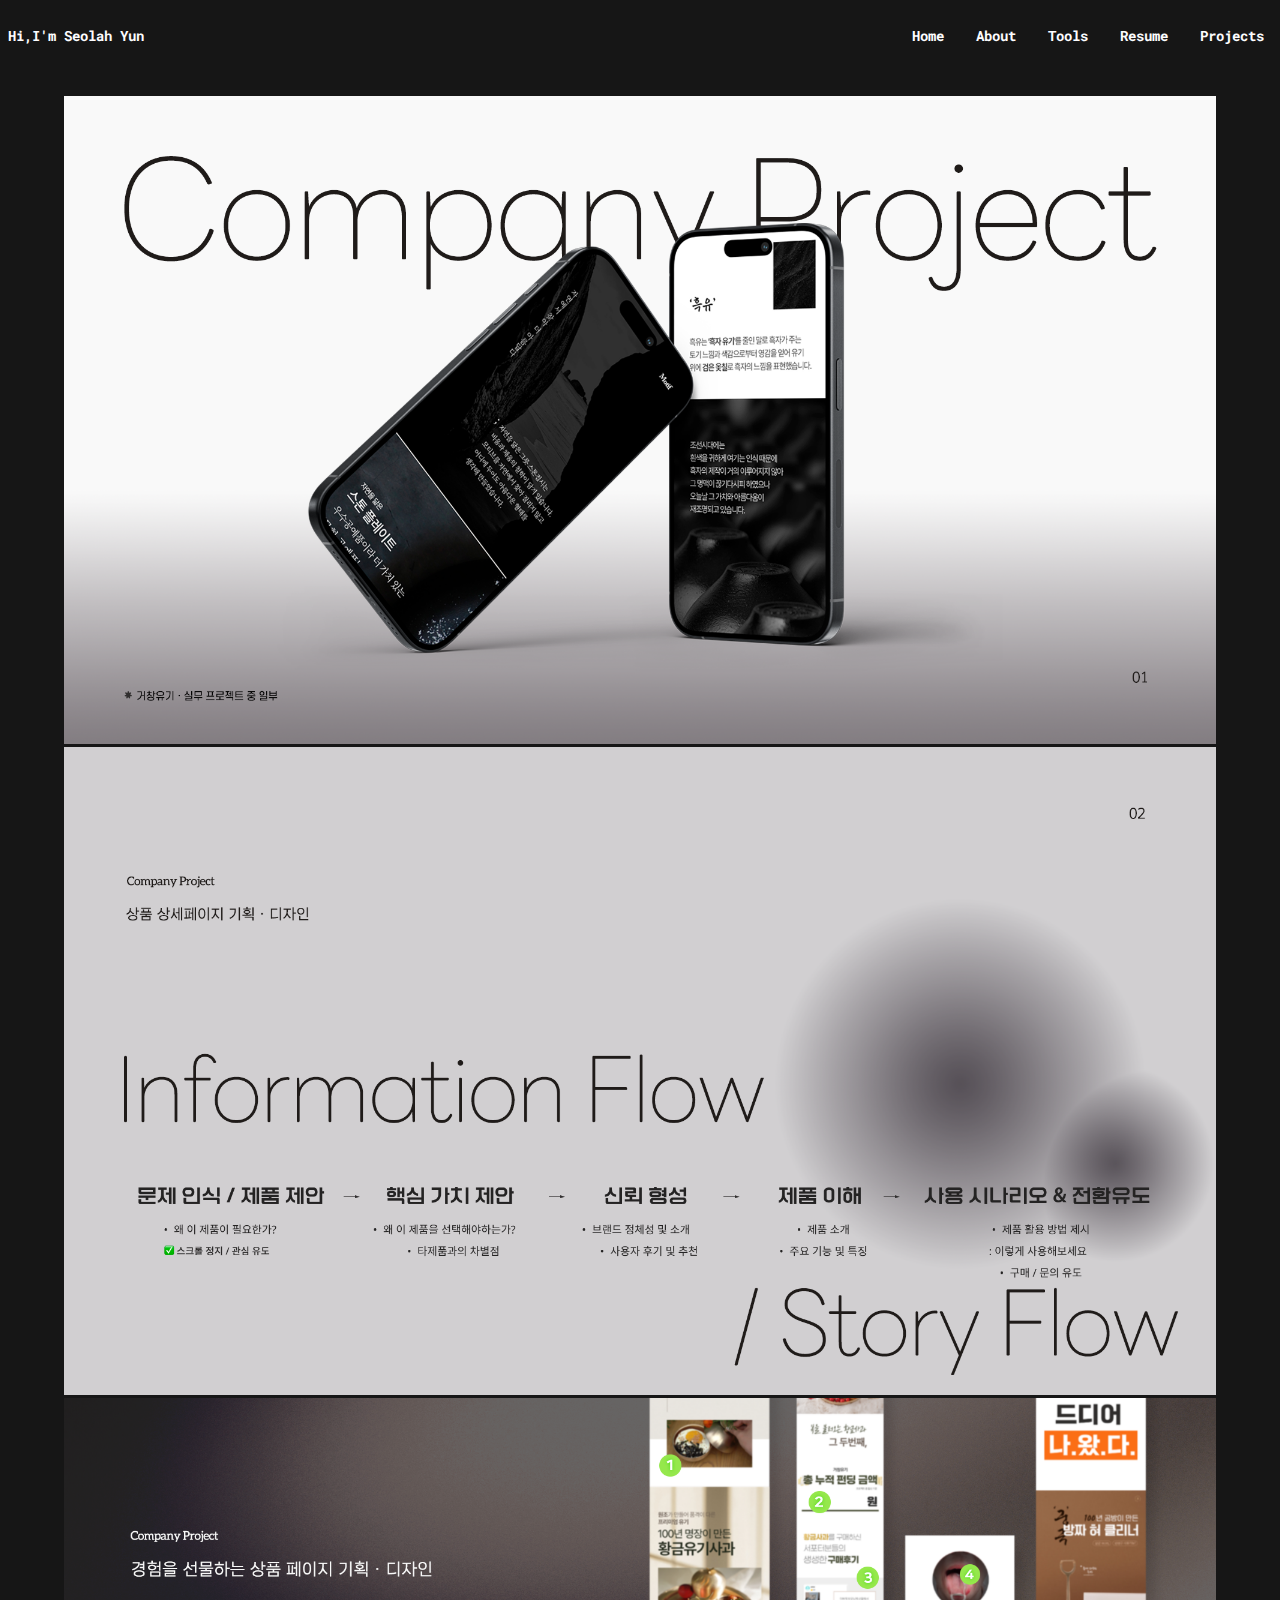
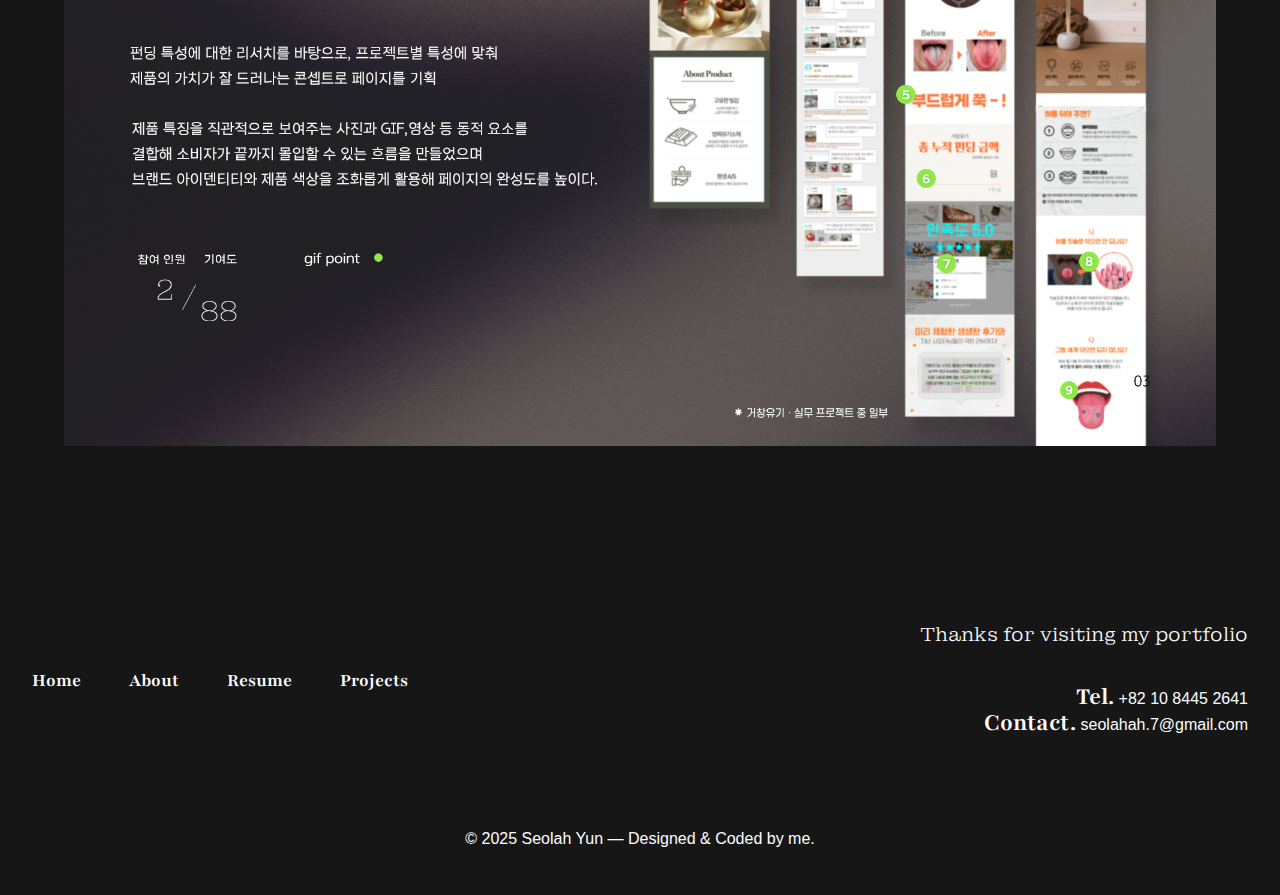
<file: work/project1.html>
<!doctype html>
<html lang="ko">
  <head>
    <meta charset="UTF-8" />
    <meta name="viewport" content="width=device-width, initial-scale=1.0" />
    <title>브랜드 디지털 디자인</title>
    <link rel="stylesheet" href="../css/common.css" />
    <link rel="stylesheet" href="../css/sub.css" />
  </head>
  <body>
    <header class="header">
      <nav class="nav">
        <div class="nav__logo">
          <a href="../index.html" class="nav__brand">Hi,I'm Seolah Yun</a>
        </div>
        <!-- menu -->
        <div class="nav__menu" id="nav__menu">
          <ul class="nav__list">
            <li class="nav__item">
              <a href="../index.html" class="nav__link active-link">Home</a>
            </li>
            <li class="nav__item">
              <a href="../index.html#about" class="nav__link">About</a>
            </li>
            <li class="nav__item">
              <a href="../index.html#tools" class="nav__link">Tools</a>
            </li>
            <li class="nav__item">
              <a href="../index.html#resume" class="nav__link">Resume</a>
            </li>
            <li class="nav__item">
              <a href="../index.html#project" class="nav__link">Projects</a>
            </li>
          </ul>
        </div>
      </nav>
    </header>
    <main>
      <section class="projects">
        <!-- <div class="title">company project</div> -->
        <div class="text"></div>
        <div class="project__box">
          <img
            class="project__img"
            src="../images/projects/company1.png"
            alt="company_project"
          />
          <img
            class="project__img"
            src="../images/projects/company2.png"
            alt="company_project"
          />
          <img
            class="project__img"
            src="../images/projects/company3.png"
            alt="company_project"
          />
        </div>
      </section>
    </main>
    <!-- footer -->
    <footer class="footer">
      <div class="footer__data">
        <div class="footer__nav-box">
          <ul class="footer__nav-list">
            <li class="footer__nav"><a href="#home">Home</a></li>
            <li class="footer__nav"><a href="#about">About</a></li>
            <li class="footer__nav"><a href="#resume">Resume</a></li>
            <li class="footer__nav"><a href="#project">Projects</a></li>
          </ul>
          <div class="footer__contact">
            <p class="footer__contact-text">Thanks for visiting my portfolio</p>
            <div class="footer__text">
              <span class="footer__text-point">Tel.</span> +82 10 8445 2641
            </div>
            <div class="footer__text">
              <span class="footer__text-point">Contact.</span>
              seolahah.7@gmail.com
            </div>
          </div>
        </div>
        <div class="footer__copy footer__text">
          &copy; 2025 Seolah Yun — Designed & Coded by me.
        </div>
      </div>
    </footer>
  </body>
</html>
</file>
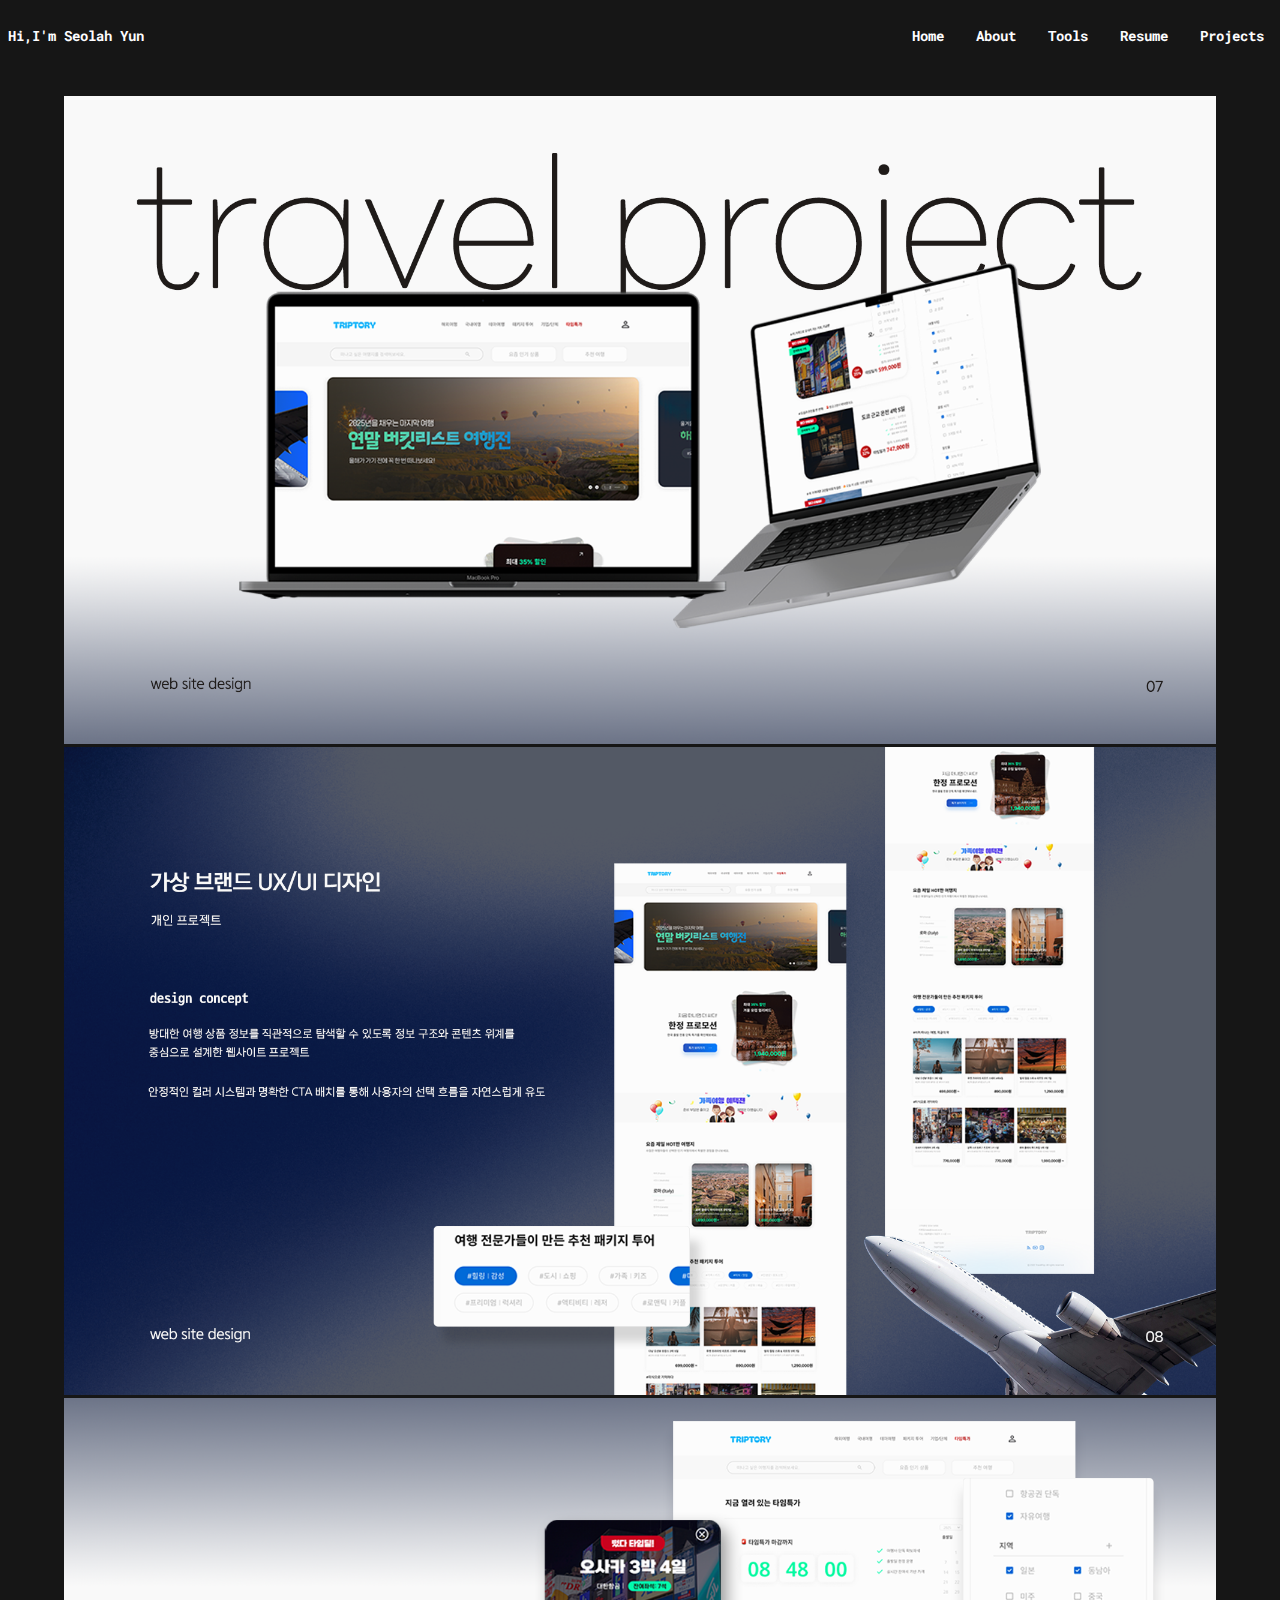
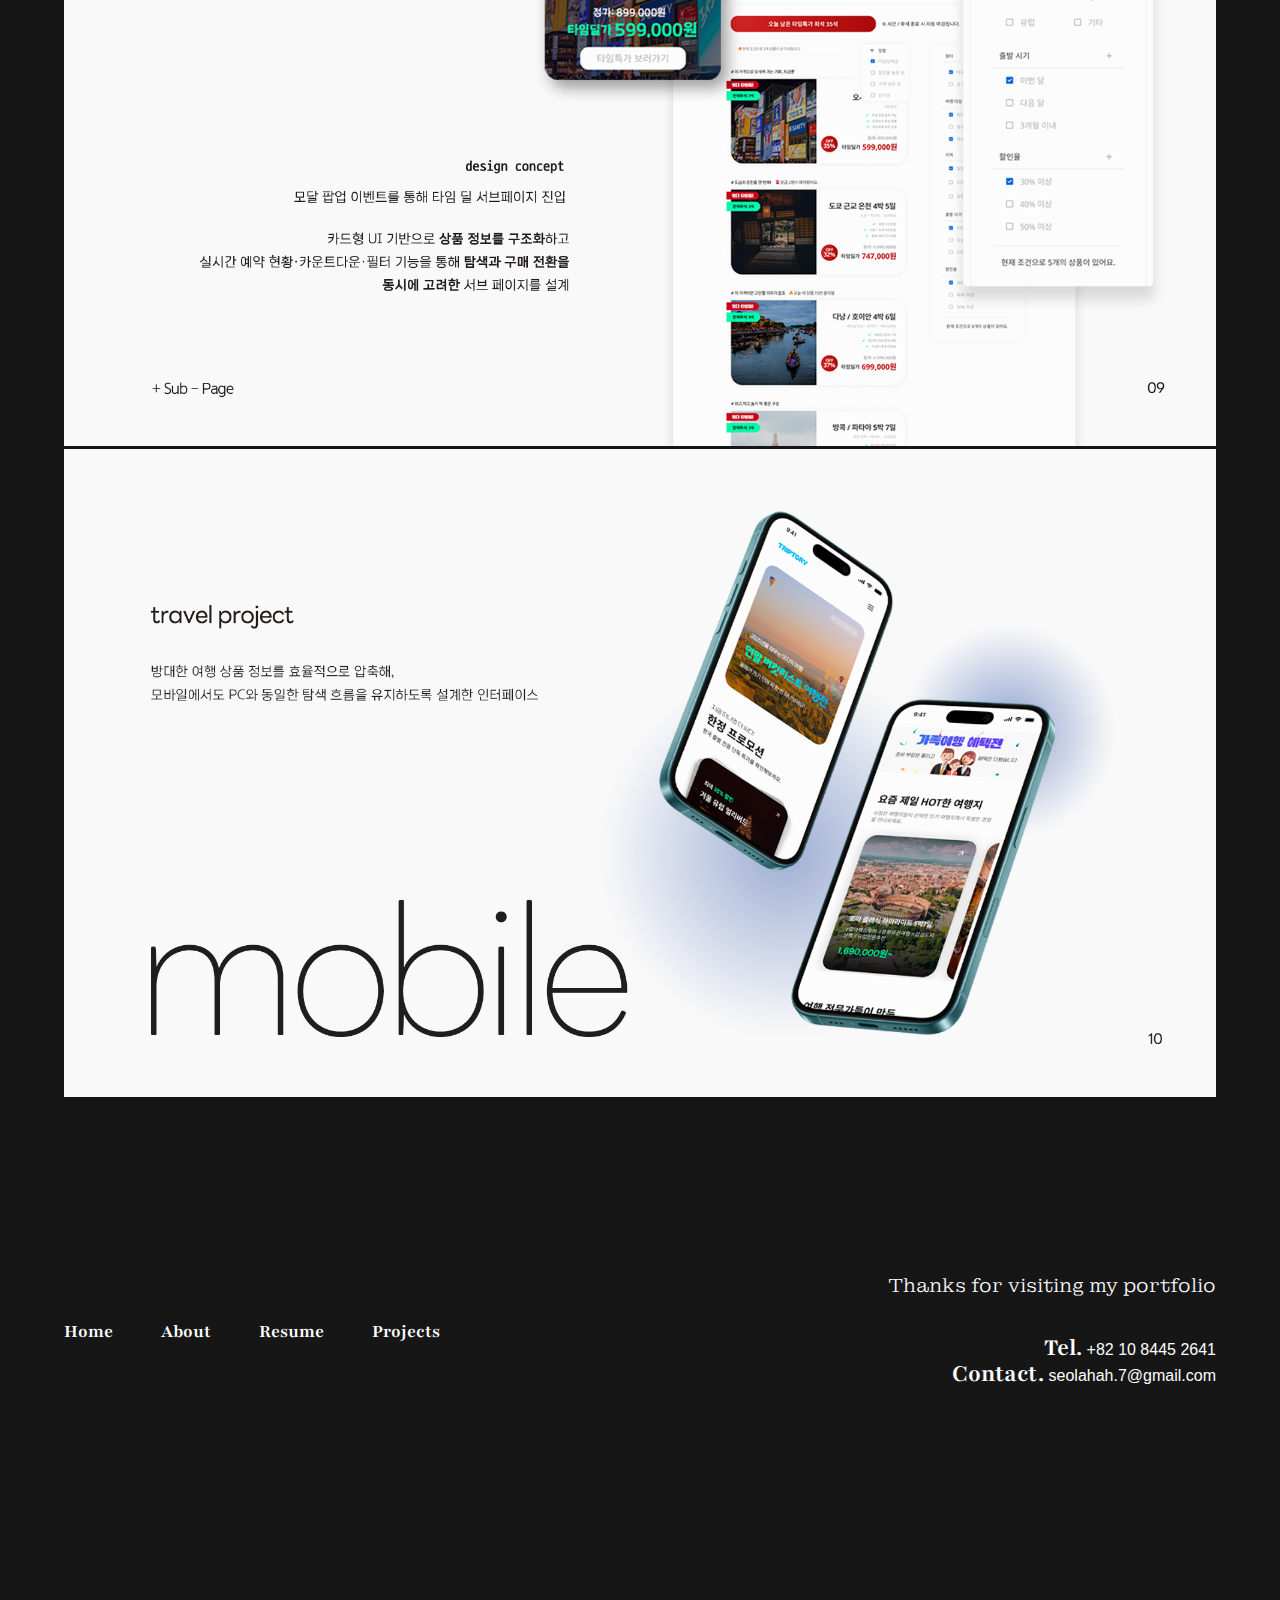
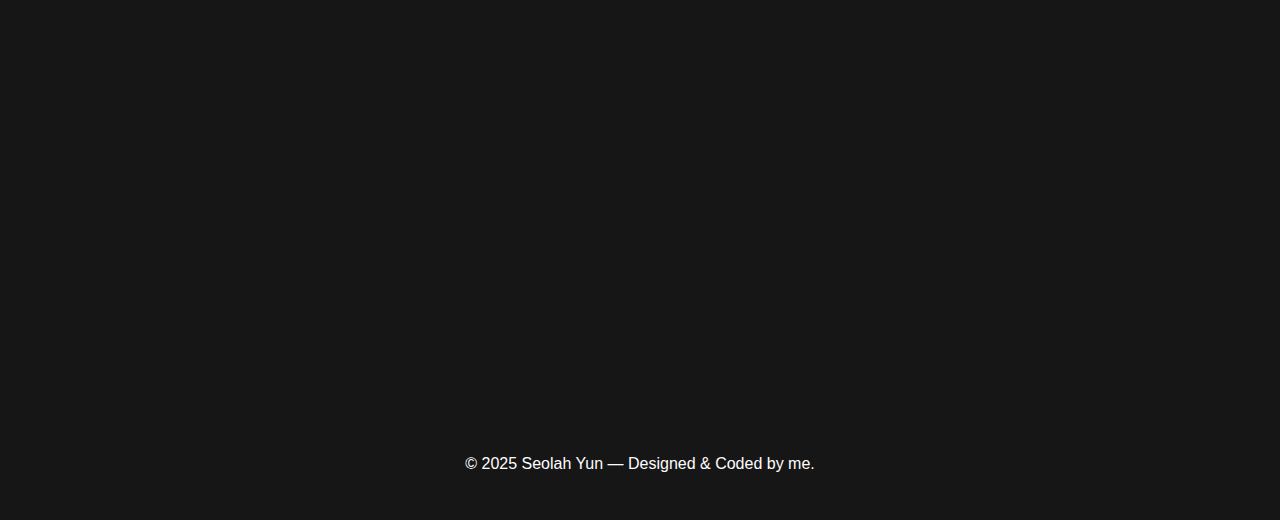
<file: work/project2.html>
<!doctype html>
<html lang="ko">
  <head>
    <meta charset="UTF-8" />
    <meta name="viewport" content="width=device-width, initial-scale=1.0" />
    <title>여행사 사이트 UX/UI 디자인</title>
    <link rel="stylesheet" href="../css/common.css" />
    <link rel="stylesheet" href="../css/sub.css" />
  </head>
  <body>
    <header class="header">
      <nav class="nav">
        <div class="nav__logo">
          <a href="../index.html" class="nav__brand">Hi,I'm Seolah Yun</a>
        </div>
        <!-- menu -->
        <div class="nav__menu" id="nav__menu">
          <ul class="nav__list">
            <li class="nav__item">
              <a href="../index.html" class="nav__link active-link">Home</a>
            </li>
            <li class="nav__item">
              <a href="../index.html#about" class="nav__link">About</a>
            </li>
            <li class="nav__item">
              <a href="../index.html#tools" class="nav__link">Tools</a>
            </li>
            <li class="nav__item">
              <a href="../index.html#resume" class="nav__link">Resume</a>
            </li>
            <li class="nav__item">
              <a href="../index.html#project" class="nav__link">Projects</a>
            </li>
          </ul>
        </div>
      </nav>
    </header>
    <main>
      <section class="projects">
        <!-- <div class="title">company project</div> -->
        <div class="text"></div>
        <div class="project__box">
          <img
            class="project__img"
            src="../images/projects/travel_project.png"
            alt="travel_project"
          />
          <img
            class="project__img"
            src="../images/projects/travel_project2.png"
            alt="travel_project"
          />
          <img
            class="project__img"
            src="../images/projects/travel_project3.png"
            alt="travel_project"
          />
          <img
            class="project__img"
            src="../images/projects/travel_project4.png"
            alt="travel_project"
          />
        </div>
      </section>
    </main>
    <!-- footer -->
    <footer class="footer">
      <div class="footer__data container">
        <div class="footer__nav-box">
          <ul class="footer__nav-list">
            <li class="footer__nav"><a href="../index.html#home">Home</a></li>
            <li class="footer__nav"><a href="../index.html#about">About</a></li>
            <li class="footer__nav">
              <a href="../index.html#resume">Resume</a>
            </li>
            <li class="footer__nav">
              <a href="../index.html#project">Projects</a>
            </li>
          </ul>
          <div class="footer__contact">
            <p class="footer__contact-text">Thanks for visiting my portfolio</p>
            <div class="footer__text">
              <span class="footer__text-point">Tel.</span> +82 10 8445 2641
            </div>
            <div class="footer__text">
              <span class="footer__text-point">Contact.</span>
              seolahah.7@gmail.com
            </div>
          </div>
        </div>
        <div class="footer__copy footer__text">
          &copy; 2025 Seolah Yun — Designed & Coded by me.
        </div>
      </div>
    </footer>
  </body>
</html>
</file>
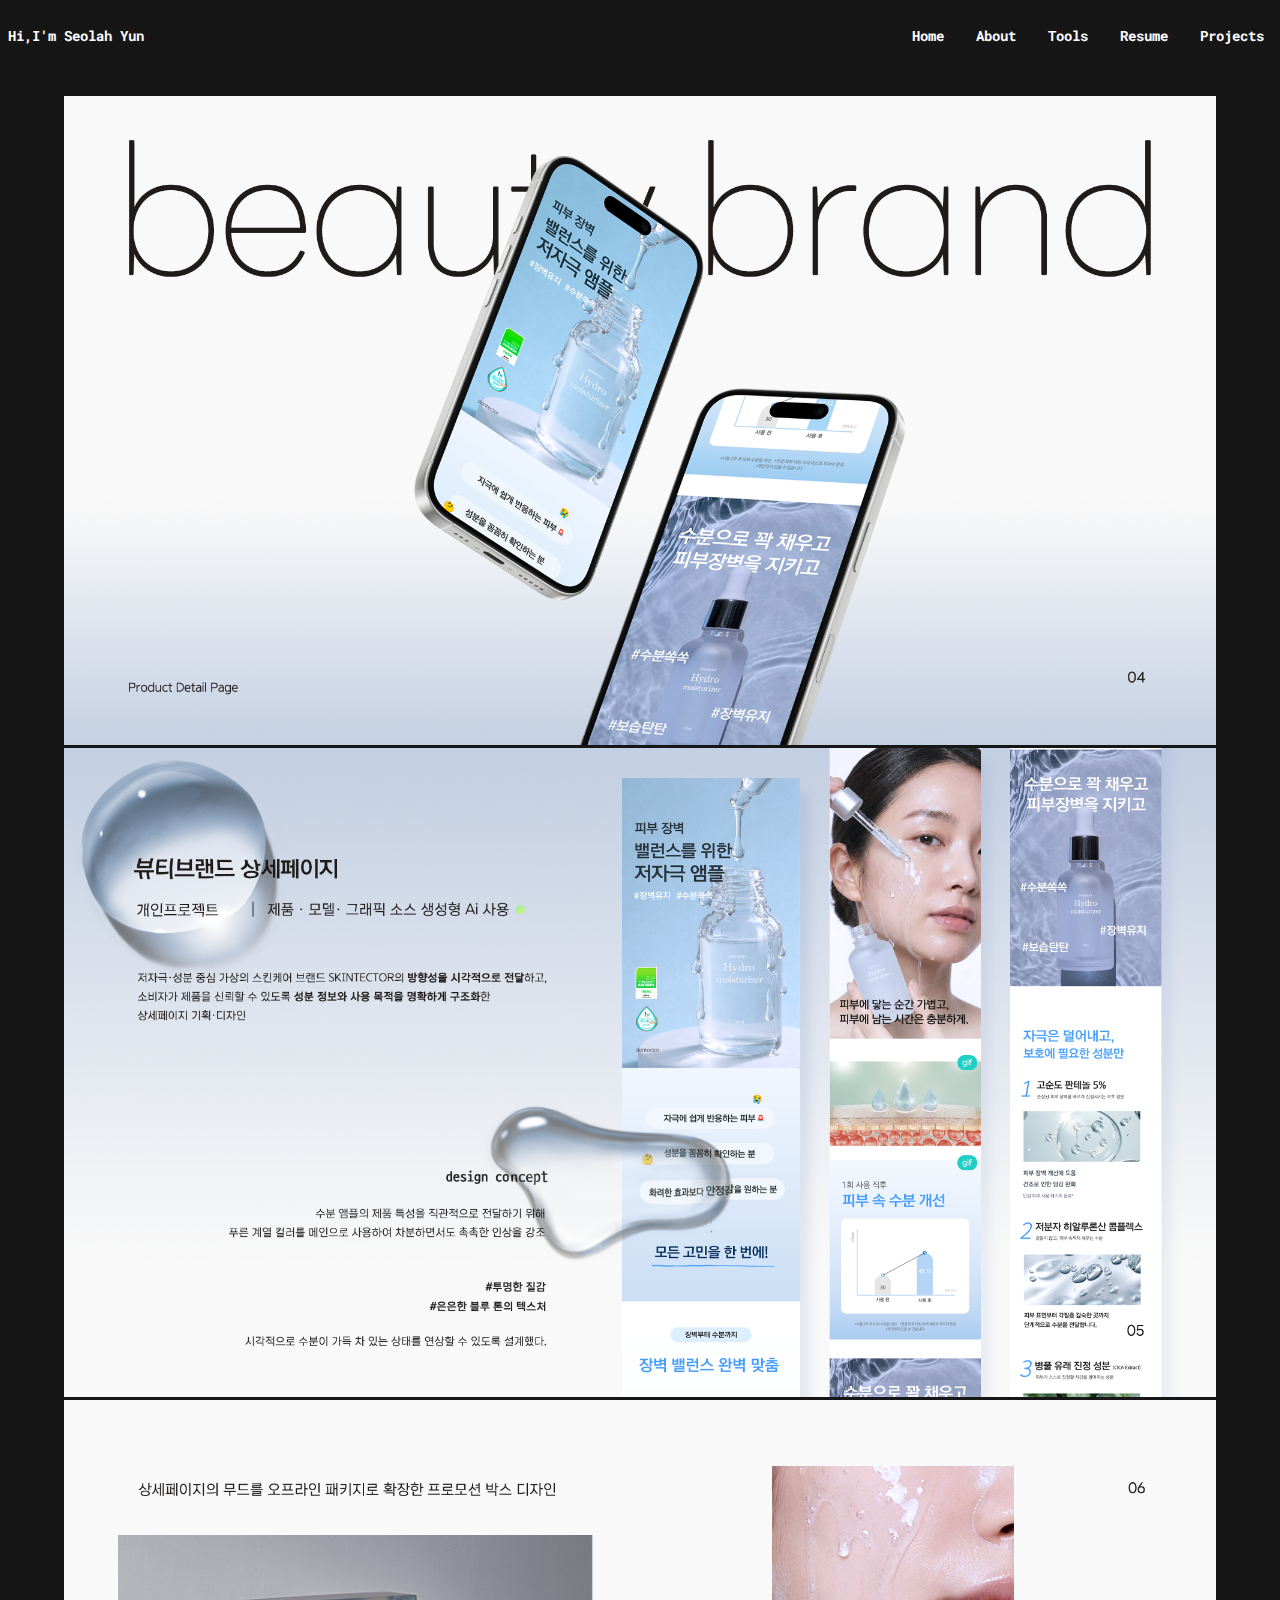
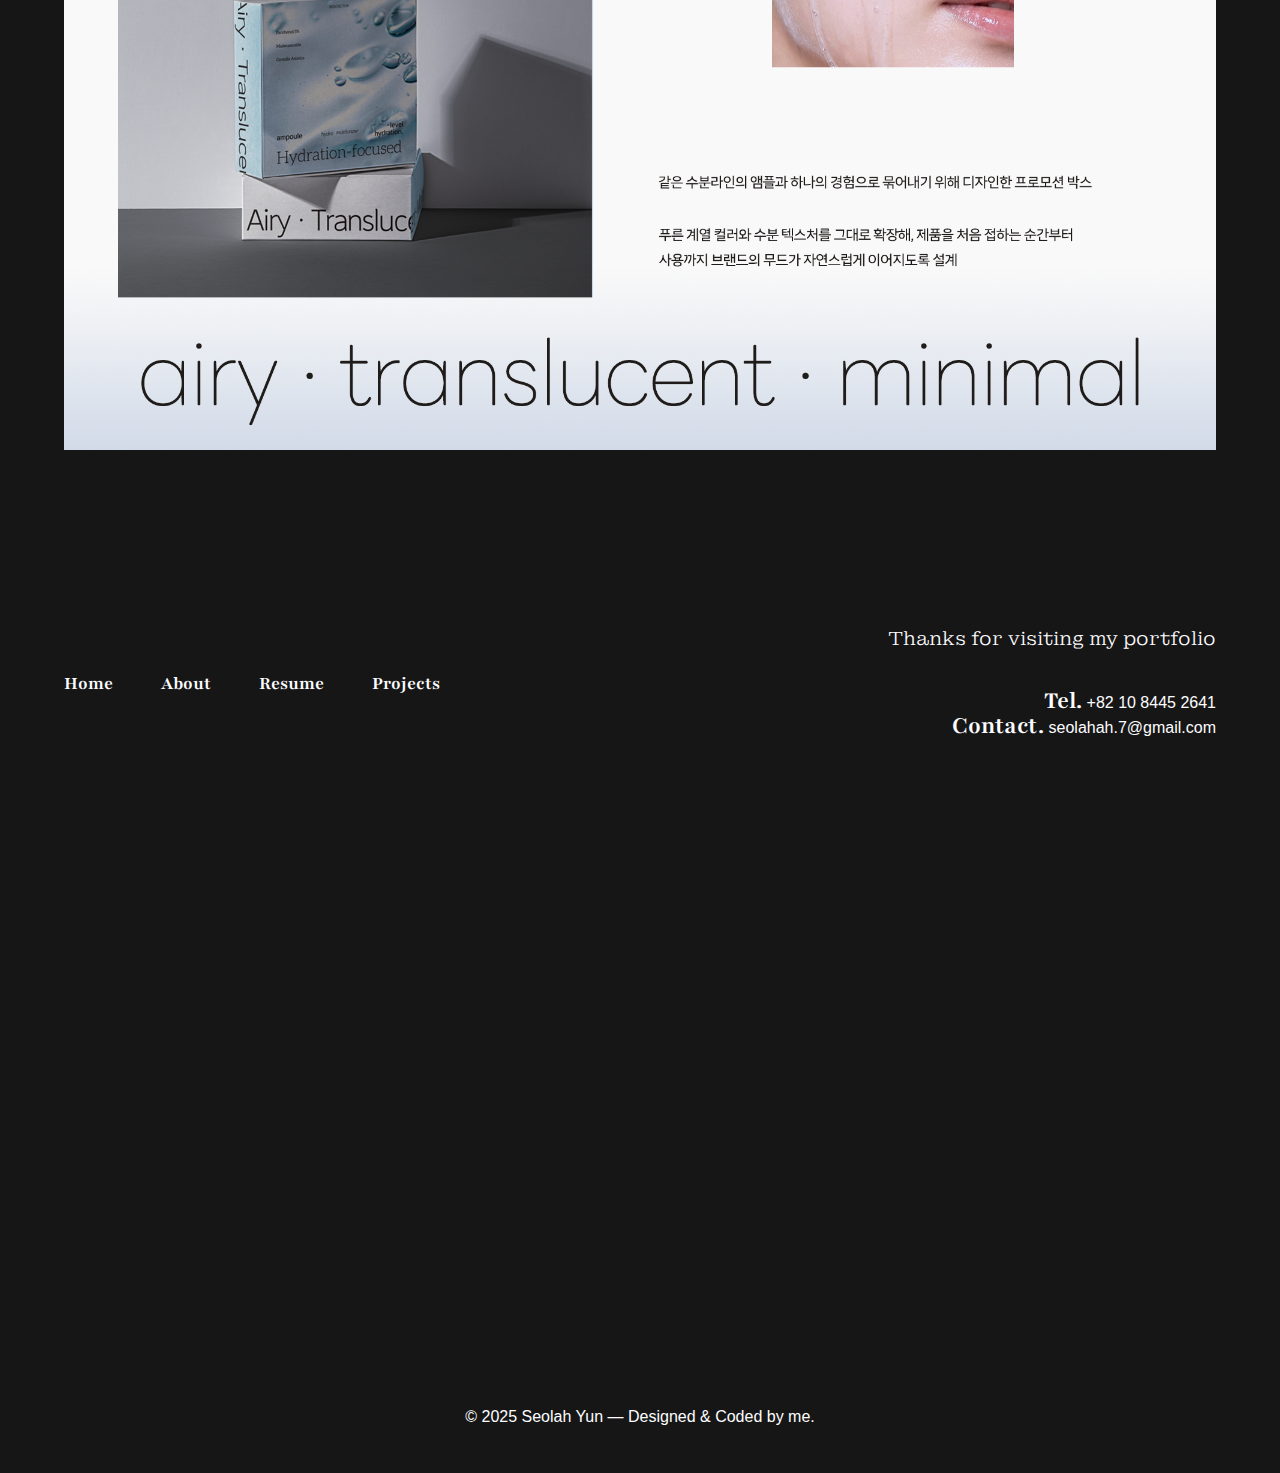
<file: work/project3.html>
<!doctype html>
<html lang="ko">
  <head>
    <meta charset="UTF-8" />
    <meta name="viewport" content="width=device-width, initial-scale=1.0" />
    <title>여행사 사이트 UX/UI 디자인</title>
    <link rel="stylesheet" href="../css/common.css" />
    <link rel="stylesheet" href="../css/sub.css" />
  </head>
  <body>
    <header class="header">
      <nav class="nav">
        <div class="nav__logo">
          <a href="../index.html" class="nav__brand">Hi,I'm Seolah Yun</a>
        </div>
        <!-- menu -->
        <div class="nav__menu" id="nav__menu">
          <ul class="nav__list">
            <li class="nav__item">
              <a href="../index.html" class="nav__link active-link">Home</a>
            </li>
            <li class="nav__item">
              <a href="../index.html#about" class="nav__link">About</a>
            </li>
            <li class="nav__item">
              <a href="../index.html#tools" class="nav__link">Tools</a>
            </li>
            <li class="nav__item">
              <a href="../index.html#resume" class="nav__link">Resume</a>
            </li>
            <li class="nav__item">
              <a href="../index.html#project" class="nav__link">Projects</a>
            </li>
          </ul>
        </div>
      </nav>
    </header>
    <main>
      <section class="projects">
        <!-- <div class="title">company project</div> -->
        <div class="text"></div>
        <div class="project__box">
          <img
            class="project__img"
            src="../images/projects/beauty_project.png"
            alt="beauty_project"
          />
          <img
            class="project__img"
            src="../images/projects/beauty_project2.png"
            alt="beauty_project"
          />
          <img
            class="project__img"
            src="../images/projects/beauty_project3.png"
            alt="beauty_project"
          />
        </div>
      </section>
    </main>
    <!-- footer -->
    <footer class="footer">
      <div class="footer__data container">
        <div class="footer__nav-box">
          <ul class="footer__nav-list">
            <li class="footer__nav"><a href="../index.html#home">Home</a></li>
            <li class="footer__nav"><a href="../index.html#about">About</a></li>
            <li class="footer__nav">
              <a href="../index.html#resume">Resume</a>
            </li>
            <li class="footer__nav">
              <a href="../index.html#project">Projects</a>
            </li>
          </ul>
          <div class="footer__contact">
            <p class="footer__contact-text">Thanks for visiting my portfolio</p>
            <div class="footer__text">
              <span class="footer__text-point">Tel.</span> +82 10 8445 2641
            </div>
            <div class="footer__text">
              <span class="footer__text-point">Contact.</span>
              seolahah.7@gmail.com
            </div>
          </div>
        </div>
        <div class="footer__copy footer__text">
          &copy; 2025 Seolah Yun — Designed & Coded by me.
        </div>
      </div>
    </footer>
  </body>
</html>
</file>
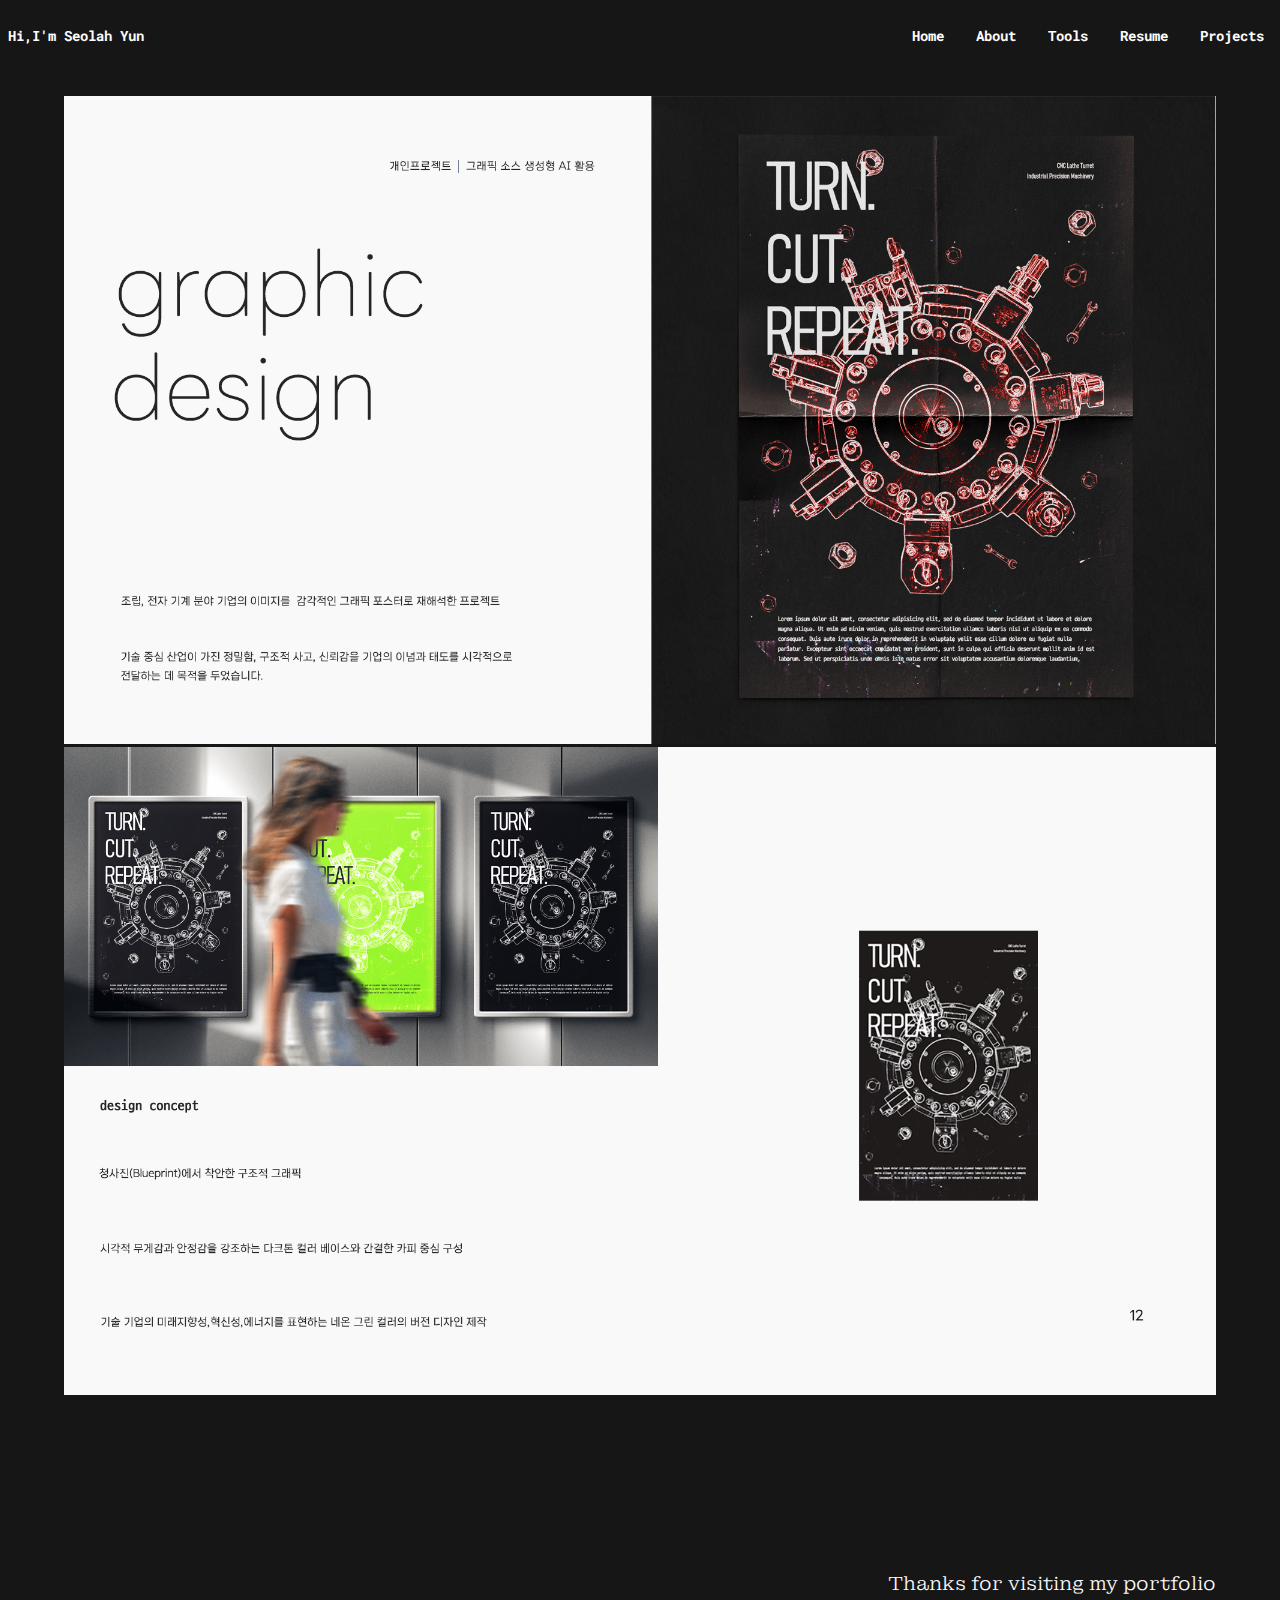
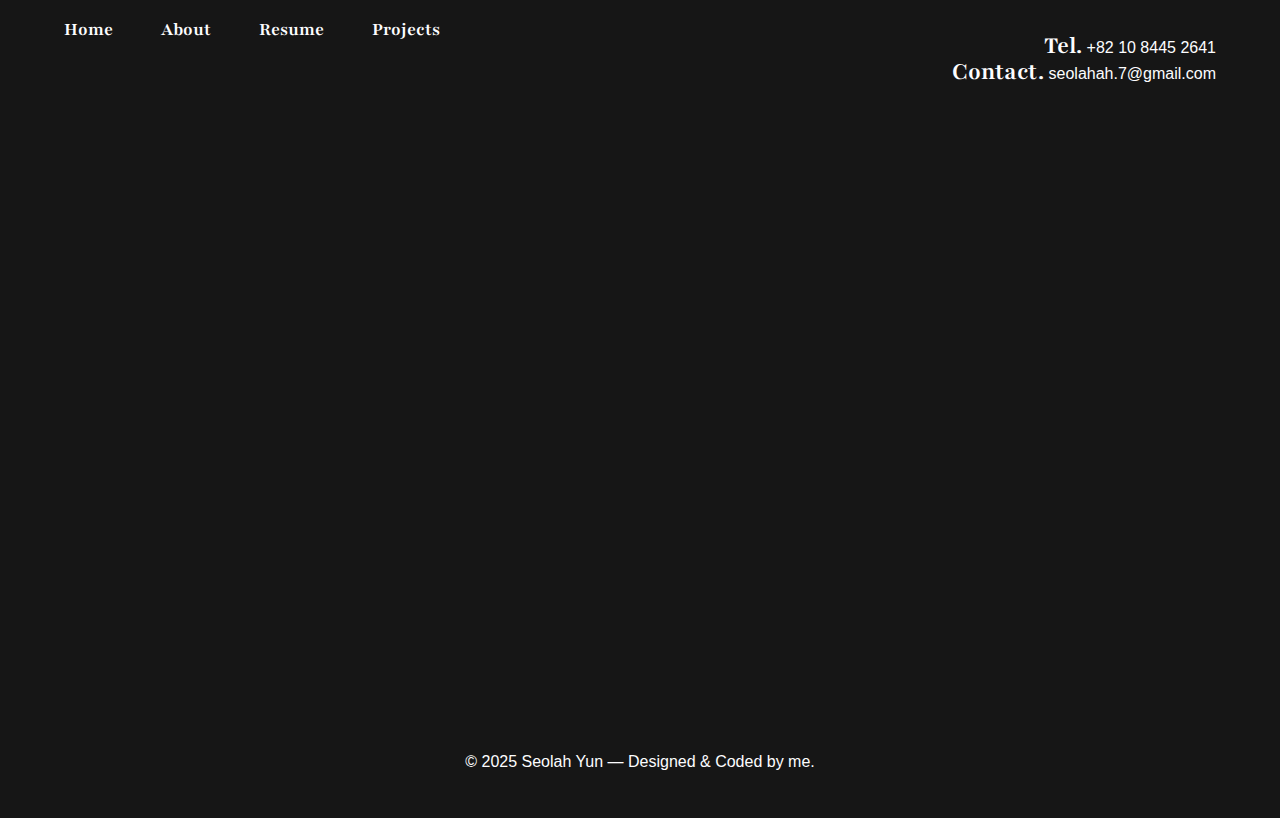
<file: work/project4.html>
<!doctype html>
<html lang="ko">
  <head>
    <meta charset="UTF-8" />
    <meta name="viewport" content="width=device-width, initial-scale=1.0" />
    <title>그래픽 디자인</title>
    <link rel="stylesheet" href="../css/common.css" />
    <link rel="stylesheet" href="../css/sub.css" />
  </head>
  <body>
    <header class="header">
      <nav class="nav">
        <div class="nav__logo">
          <a href="../index.html" class="nav__brand">Hi,I'm Seolah Yun</a>
        </div>
        <!-- menu -->
        <div class="nav__menu" id="nav__menu">
          <ul class="nav__list">
            <li class="nav__item">
              <a href="../index.html" class="nav__link active-link">Home</a>
            </li>
            <li class="nav__item">
              <a href="../index.html#about" class="nav__link">About</a>
            </li>
            <li class="nav__item">
              <a href="../index.html#tools" class="nav__link">Tools</a>
            </li>
            <li class="nav__item">
              <a href="../index.html#resume" class="nav__link">Resume</a>
            </li>
            <li class="nav__item">
              <a href="../index.html#project" class="nav__link">Projects</a>
            </li>
          </ul>
        </div>
      </nav>
    </header>
    <main>
      <section class="projects">
        <!-- <div class="title">company project</div> -->
        <div class="text"></div>
        <div class="project__box">
          <img
            class="project__img"
            src="../images/projects/graphic_project.png"
            alt="graphic_project"
          />
          <img
            class="project__img"
            src="../images/projects/graphic_project2.png"
            alt="graphic_project"
          />
        </div>
      </section>
    </main>
    <!-- footer -->
    <footer class="footer">
      <div class="footer__data container">
        <div class="footer__nav-box">
          <ul class="footer__nav-list">
            <li class="footer__nav"><a href="../index.html#home">Home</a></li>
            <li class="footer__nav"><a href="../index.html#about">About</a></li>
            <li class="footer__nav">
              <a href="../index.html#resume">Resume</a>
            </li>
            <li class="footer__nav">
              <a href="../index.html#project">Projects</a>
            </li>
          </ul>
          <div class="footer__contact">
            <p class="footer__contact-text">Thanks for visiting my portfolio</p>
            <div class="footer__text">
              <span class="footer__text-point">Tel.</span> +82 10 8445 2641
            </div>
            <div class="footer__text">
              <span class="footer__text-point">Contact.</span>
              seolahah.7@gmail.com
            </div>
          </div>
        </div>
        <div class="footer__copy footer__text">
          &copy; 2025 Seolah Yun — Designed & Coded by me.
        </div>
      </div>
    </footer>
  </body>
</html>
</file>
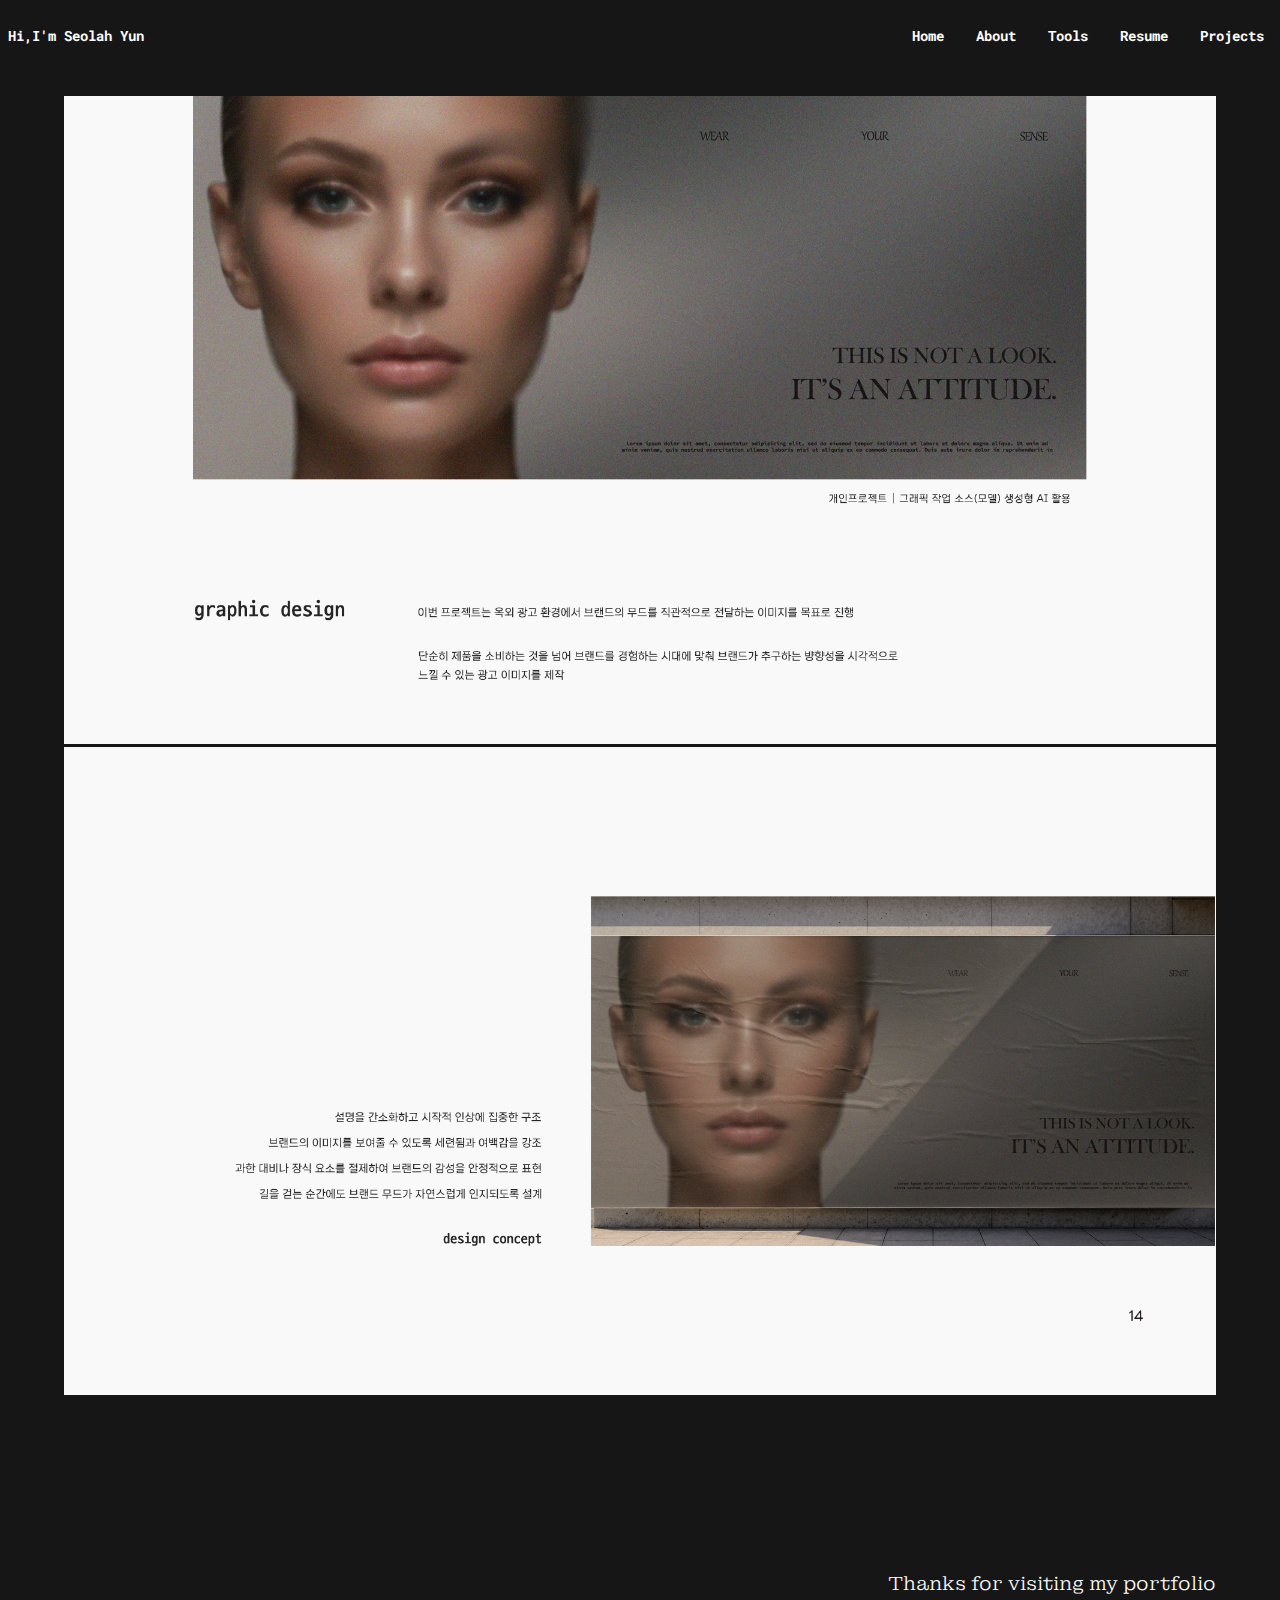
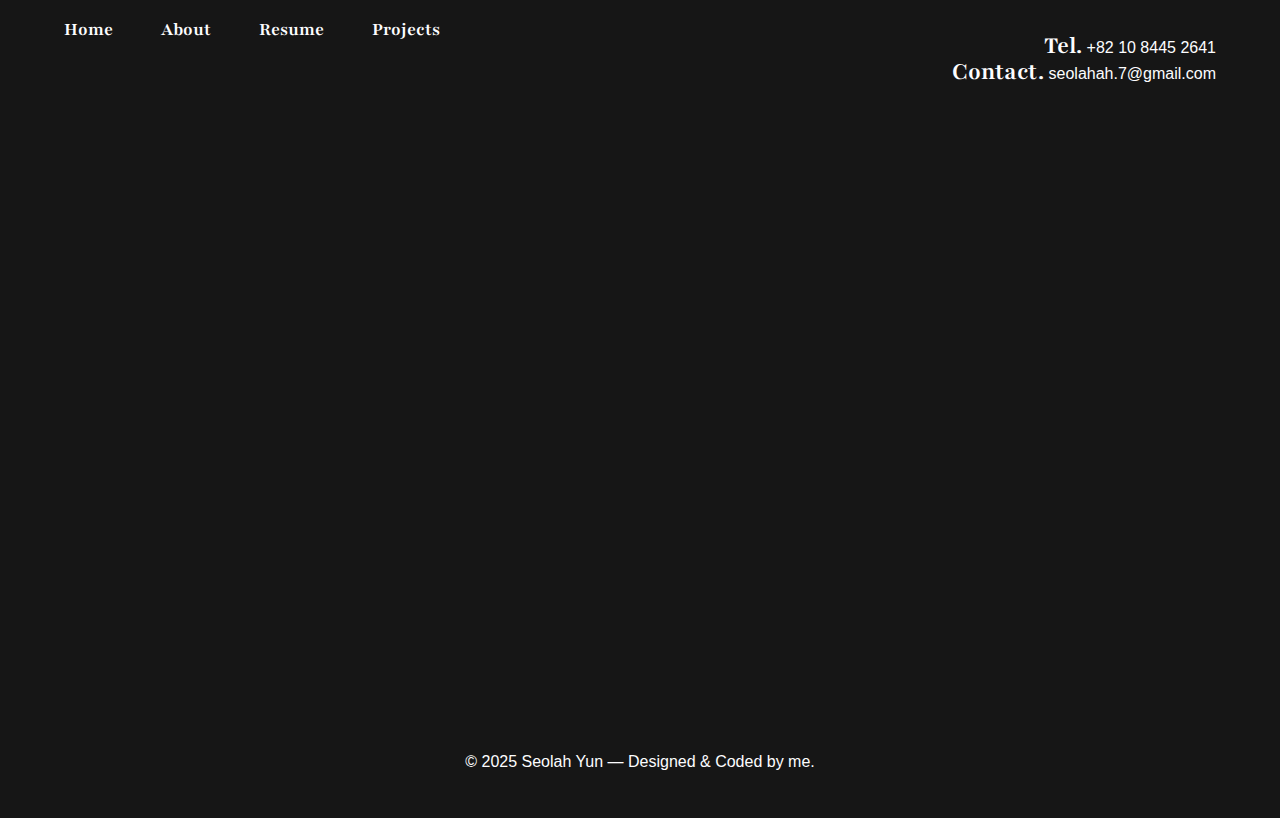
<file: work/project5.html>
<!doctype html>
<html lang="ko">
  <head>
    <meta charset="UTF-8" />
    <meta name="viewport" content="width=device-width, initial-scale=1.0" />
    <title>그래픽 디자인</title>
    <link rel="stylesheet" href="../css/common.css" />
    <link rel="stylesheet" href="../css/sub.css" />
  </head>
  <body>
    <header class="header">
      <nav class="nav">
        <div class="nav__logo">
          <a href="../index.html" class="nav__brand">Hi,I'm Seolah Yun</a>
        </div>
        <!-- menu -->
        <div class="nav__menu" id="nav__menu">
          <ul class="nav__list">
            <li class="nav__item">
              <a href="../index.html" class="nav__link active-link">Home</a>
            </li>
            <li class="nav__item">
              <a href="../index.html#about" class="nav__link">About</a>
            </li>
            <li class="nav__item">
              <a href="../index.html#tools" class="nav__link">Tools</a>
            </li>
            <li class="nav__item">
              <a href="../index.html#resume" class="nav__link">Resume</a>
            </li>
            <li class="nav__item">
              <a href="../index.html#project" class="nav__link">Projects</a>
            </li>
          </ul>
        </div>
      </nav>
    </header>
    <main>
      <section class="projects">
        <!-- <div class="title">company project</div> -->
        <div class="text"></div>
        <div class="project__box">
          <img
            class="project__img"
            src="../images/projects/graphic_project3.png"
            alt="graphic_project"
          />
          <img
            class="project__img"
            src="../images/projects/graphic_project4.png"
            alt="graphic_project"
          />
        </div>
      </section>
    </main>
    <!-- footer -->
    <footer class="footer">
      <div class="footer__data container">
        <div class="footer__nav-box">
          <ul class="footer__nav-list">
            <li class="footer__nav"><a href="../index.html#home">Home</a></li>
            <li class="footer__nav"><a href="../index.html#about">About</a></li>
            <li class="footer__nav">
              <a href="../index.html#resume">Resume</a>
            </li>
            <li class="footer__nav">
              <a href="../index.html#project">Projects</a>
            </li>
          </ul>
          <div class="footer__contact">
            <p class="footer__contact-text">Thanks for visiting my portfolio</p>
            <div class="footer__text">
              <span class="footer__text-point">Tel.</span> +82 10 8445 2641
            </div>
            <div class="footer__text">
              <span class="footer__text-point">Contact.</span>
              seolahah.7@gmail.com
            </div>
          </div>
        </div>
        <div class="footer__copy footer__text">
          &copy; 2025 Seolah Yun — Designed & Coded by me.
        </div>
      </div>
    </footer>
  </body>
</html>
</file>
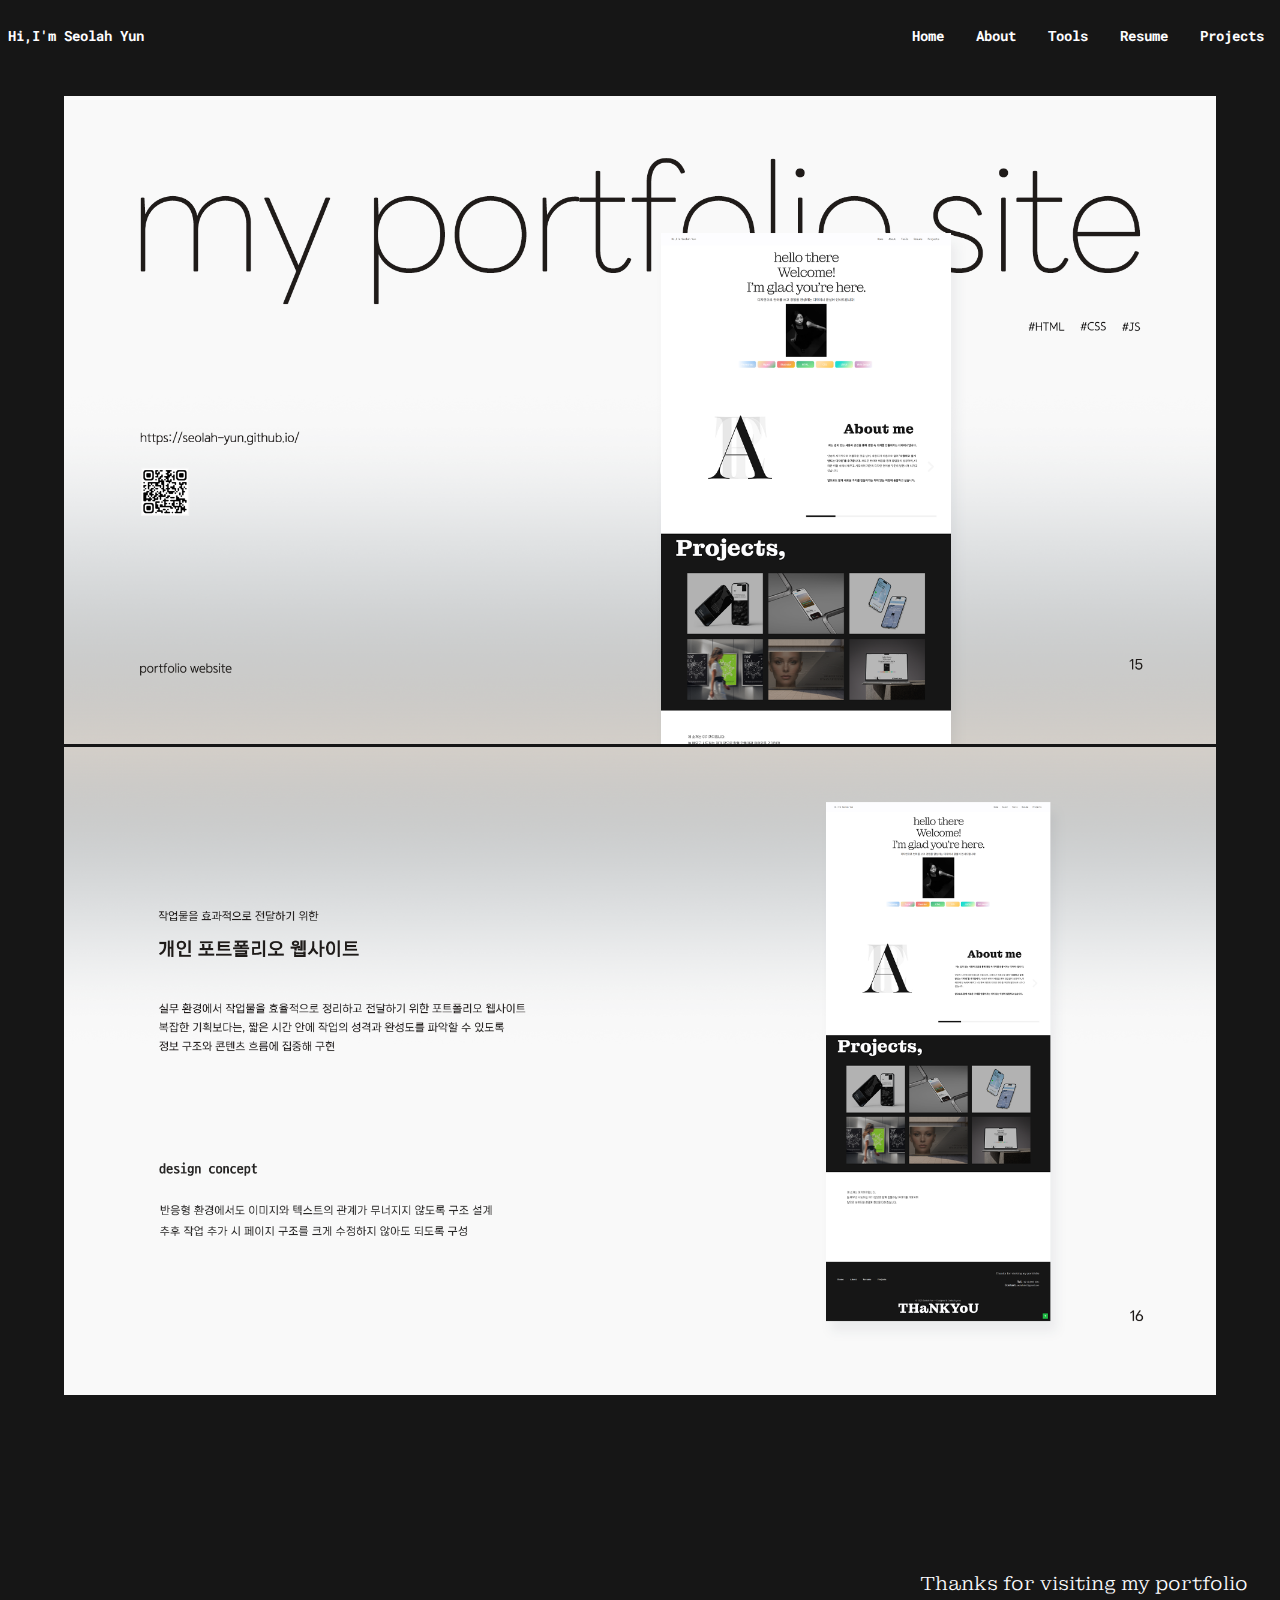
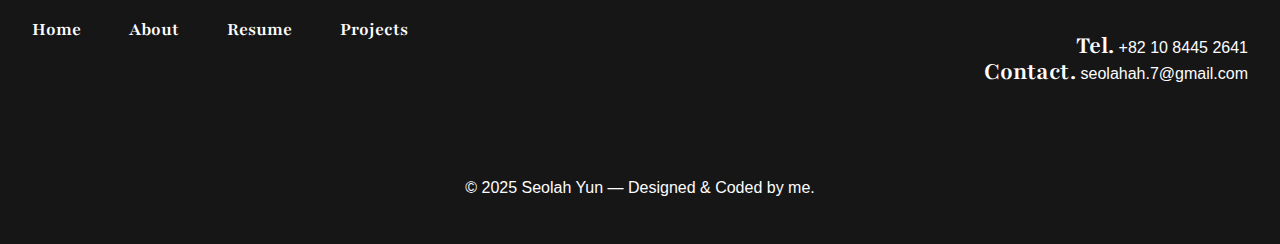
<file: work/project6.html>
<!doctype html>
<html lang="ko">
  <head>
    <meta charset="UTF-8" />
    <meta name="viewport" content="width=device-width, initial-scale=1.0" />
    <title>그래픽 디자인</title>
    <link rel="stylesheet" href="../css/common.css" />
    <link rel="stylesheet" href="../css/sub.css" />
  </head>
  <body>
    <header class="header">
      <nav class="nav">
        <div class="nav__logo">
          <a href="../index.html" class="nav__brand">Hi,I'm Seolah Yun</a>
        </div>
        <!-- menu -->
        <div class="nav__menu" id="nav__menu">
          <ul class="nav__list">
            <li class="nav__item">
              <a href="../index.html" class="nav__link active-link">Home</a>
            </li>
            <li class="nav__item">
              <a href="../index.html#about" class="nav__link">About</a>
            </li>
            <li class="nav__item">
              <a href="../index.html#tools" class="nav__link">Tools</a>
            </li>
            <li class="nav__item">
              <a href="../index.html#resume" class="nav__link">Resume</a>
            </li>
            <li class="nav__item">
              <a href="../index.html#project" class="nav__link">Projects</a>
            </li>
          </ul>
        </div>
      </nav>
    </header>
    <main>
      <section class="projects">
        <!-- <div class="title">company project</div> -->
        <div class="text"></div>
        <div class="project__box">
          <img
            class="project__img"
            src="../images/projects/portfolio_site.png"
            alt="graphic_project"
          />
          <img
            class="project__img"
            src="../images/projects/portfolio_site2.png"
            alt="graphic_project"
          />
        </div>
      </section>
    </main>
    <!-- footer -->
    <footer class="footer">
      <div class="footer__data">
        <div class="footer__nav-box">
          <ul class="footer__nav-list">
            <li class="footer__nav"><a href="../index.html#home">Home</a></li>
            <li class="footer__nav"><a href="../index.html#about">About</a></li>
            <li class="footer__nav">
              <a href="../index.html#resume">Resume</a>
            </li>
            <li class="footer__nav">
              <a href="../index.html#project">Projects</a>
            </li>
          </ul>
          <div class="footer__contact">
            <p class="footer__contact-text">Thanks for visiting my portfolio</p>
            <div class="footer__text">
              <span class="footer__text-point">Tel.</span> +82 10 8445 2641
            </div>
            <div class="footer__text">
              <span class="footer__text-point">Contact.</span>
              seolahah.7@gmail.com
            </div>
          </div>
        </div>
        <div class="footer__copy footer__text">
          &copy; 2025 Seolah Yun — Designed & Coded by me.
        </div>
      </div>
    </footer>
  </body>
</html>
</file>
<file: css/sub.css>
main {
  background-color: var(--black-color);
}
.header {
  background-color: var(--black-color);
  color: var(--white-color);
}
.nav {
  font-weight: var(--font-weight-black);
  height: var(--header-height);
}

/* project  */
.projects {
  max-width: 1600px;
  margin: 0 auto;
  padding: var(--spacing-6) 0;
}
.title {
  color: var(--black-color);
  background-color: bisque;
  font-size: var(--font-size-3);
  margin-top: var(--spacing-7);
}
.project__box {
  text-align: center;
}
.project__img {
  width: 90%;
  height: auto;
  object-fit: cover;
}

/* thk */

@media only screen and (max-width: 800px) {
  /* footer */
  .footer__thk {
    font-size: var(--font-size-1);
    margin-top: var(--spacing-1);
  }
  .footer__contact-text {
    font-size: var(--font-size-5);
  }
  .footer__nav-list {
    flex-direction: column;
  }
  .footer__nav a {
    padding: var(--spacing-1);
  }
}
</file>
<file: css/common.css>
/* http://meyerweb.com/eric/tools/css/reset/ 
   v2.0 | 20110126
   License: none (public domain)
*/
@import url("https://fonts.googleapis.com/css2?family=Montagu+Slab:opsz,wght@16..144,100..700&family=Noto+Sans:ital,wght@0,100..900;1,100..900&family=Playfair:ital,opsz,wght@0,5..1200,300..900;1,5..1200,300..900&family=Roboto+Mono:ital,wght@0,100..700;1,100..700&display=swap");

@font-face {
  font-family: "Escoredream";
  src: url("https://cdn.jsdelivr.net/gh/projectnoonnu/noonfonts_six@1.2/S-CoreDream-2ExtraLight.woff")
    format("woff");
  font-weight: 200, 300, 400, 500, 600, 700, 800, 900;
  font-display: swap;
}

html,
body,
div,
span,
applet,
object,
iframe,
h1,
h2,
h3,
h4,
h5,
h6,
p,
blockquote,
pre,
a,
abbr,
acronym,
address,
big,
cite,
code,
del,
dfn,
em,
img,
ins,
kbd,
q,
s,
samp,
small,
strike,
strong,
sub,
sup,
tt,
var,
b,
u,
i,
center,
dl,
dt,
dd,
ol,
ul,
li,
fieldset,
form,
label,
legend,
table,
caption,
tbody,
tfoot,
thead,
tr,
th,
td,
article,
aside,
canvas,
details,
embed,
figure,
figcaption,
footer,
header,
hgroup,
menu,
nav,
output,
ruby,
section,
summary,
time,
mark,
audio,
video {
  margin: 0;
  padding: 0;
  border: 0;
  font-size: 100%;
  font: inherit;
  vertical-align: baseline;
}
/* HTML5 display-role reset for older browsers */
article,
aside,
details,
figcaption,
figure,
footer,
header,
hgroup,
menu,
nav,
section {
  display: block;
}
body {
  line-height: 1;
}
ol,
ul {
  list-style: none;
}
blockquote,
q {
  quotes: none;
}
blockquote:before,
blockquote:after,
q:before,
q:after {
  content: "";
  content: none;
}
table {
  border-collapse: collapse;
  border-spacing: 0;
}

/* 추가 */
a {
  text-decoration: none;
  color: inherit;
}

* {
  box-sizing: border-box;
}

button,
input [type="button"] {
  border: none;
  outline: none;
  cursor: pointer;
}

/* css 변수 */
:root {
  --body-font: "Noto Sans KR", sans-serif;
  --main-font: "Montagu Slab";
  --secondary-font: "Escoredream";
  --point-font: "playfair";
  --point-font-2: "Roboto Mono";
  /* colors */
  --white-color: #fdfdff;
  --black-color: #161616;
  --dark-color: #161619;
  --grey-color: #616161;
  --blue-color: #0336ff;
  --red-color: #b71c1c;
  /* brand color */
  --primary-color: var(--dark-color);
  --secondary-color: #21ba45;
  --accent-color: #9c27b0;
  --positive-color: #21ba45;
  --negative-color: var(--red-color);
  --info-color: #31ccec;
  --warning-color: #f2c037;
  --dark-color: #1d1d1d;
  /* font weight */
  --font-weight-light: 300;
  --font-weight-medium: 400;
  --font-weight-bold: 700;
  --font-weight-semibold: 600;
  --font-weight-black: 900;
  /* Typography */
  --font-size-1: 21rem;
  --font-size-2: 16rem;
  --font-size-3: 5rem;
  --font-size-3-5: 2.5rem;
  --font-size-4: 1.6rem;
  --font-size-4-5: 1.2rem;
  --font-size-5: 1rem;
  --font-size-6: 0.875rem;

  /* Spacing */
  --spacing-0: 0.5rem;
  --spacing-1: 1rem;
  --spacing-2: 2rem;
  --spacing-3: 2.5rem;
  --spacing-4: 3rem;
  --spacing-5: 4rem;
  --spacing-6: 6rem;
  --spacing-7: 9rem;
  /* letter spacing */
  --letter-spacing-1: -0.1rem;

  --header-height: 4.5rem;

  /* box-shadow */
  --box-shadow-1: rgba(0, 0, 0, 0.25) 0 6px 10px;
  --box-shadow-2: rgba(0, 0, 0, 0.2) 0 2px 8px;
}

body {
  font-family: var(--body-font);
  color: var(--black-color);
  font-size: var(--font-size-5);
  overflow-x: hidden;
  overflow-y: scroll;
}
/* layout */
.container {
  max-width: 1600px;
  margin: 0 auto;
  padding: 0 var(--spacing-2);
  height: calc(100vh - var(--header-height));
}

/* header */
.header {
  background-color: var(--white-color);
  color: var(--black-color);
  position: fixed;
  top: 0;
  z-index: 100;
  width: 100%;
  font-family: var(--point-font-2);
  font-size: var(--font-size-6);
}
.nav {
  display: flex;
  justify-content: space-between;
  align-items: center;
  height: var(--header-height);
  position: relative;
  max-width: 1600px;
  margin: 0 auto;
}

.nav__logo {
  margin: var(--spacing-0) var(--spacing-0);
}

.nav__list {
  display: flex;
}

.nav__item {
  padding: var(--spacing-1);
  width: auto;
  text-align: center;
}

.nav__item:hover {
  background-color: var(--secondary-color);
  color: var(--white-color);
}
.nav__link {
  position: relative;
}
/* footer */

.footer {
  text-align: center;
  height: 50%;
  padding: 3rem 0;
  font-weight: var(--font-weight-bold);
  background-color: var(--black-color);
  color: var(--white-color);
}

.footer__data {
  display: flex;
  flex-direction: column;
  justify-content: space-between;
  align-items: center;
  width: 100vw;
  max-width: 1600px;
  margin: 0 auto;
}

.footer__nav-box {
  width: 100%;
  margin-top: var(--spacing-2);
  margin-bottom: var(--spacing-6);
}

.footer__nav-list {
  display: flex;
  justify-content: space-evenly;
  align-items: center;
}

.footer__nav {
  font-family: var(--point-font);
  font-size: var(--font-size-4-5);
}

.footer__nav a {
  display: block;
  width: 100%;
  height: 100%;
  padding: var(--spacing-1);
  margin: 0 var(--spacing-0);
  position: relative;
}

.footer__nav a::after {
  content: "";
  position: absolute;
  left: 0;
  bottom: -4px;
  height: 2px;
  width: 0%;
  border-bottom: 1px dashed var(--white-color);
}

.footer__nav a:hover::after {
  width: 90%;
  text-align: center;
}

.footer__nav-box {
  display: flex;
  justify-content: space-between;
  align-items: center;
}

.footer__contact {
  margin-right: var(--spacing-2);
  display: flex;
  flex-direction: column;
  align-items: flex-end;
}
.footer__contact > p {
  margin-bottom: var(--spacing-3);
}

.footer__contact-text {
  font-family: var(--main-font);
  font-size: var(--font-size-4-5);
  font-weight: var(--font-weight-light);
}

.footer__text {
  font-weight: var(--font-weight-light);
  font-size: var(--font-size-5);
}

.footer__text-point {
  font-family: var(--point-font);
  font-size: var(--font-size-4);
  font-weight: var(--font-weight-bold);
}

.footer__thk {
  font-family: var(--main-font);
  font-weight: var(--font-weight-black);
  font-size: clamp(16px, 6vw, 200px);
  display: flex;
  align-items: center;
  justify-content: space-between;
}
</file>
